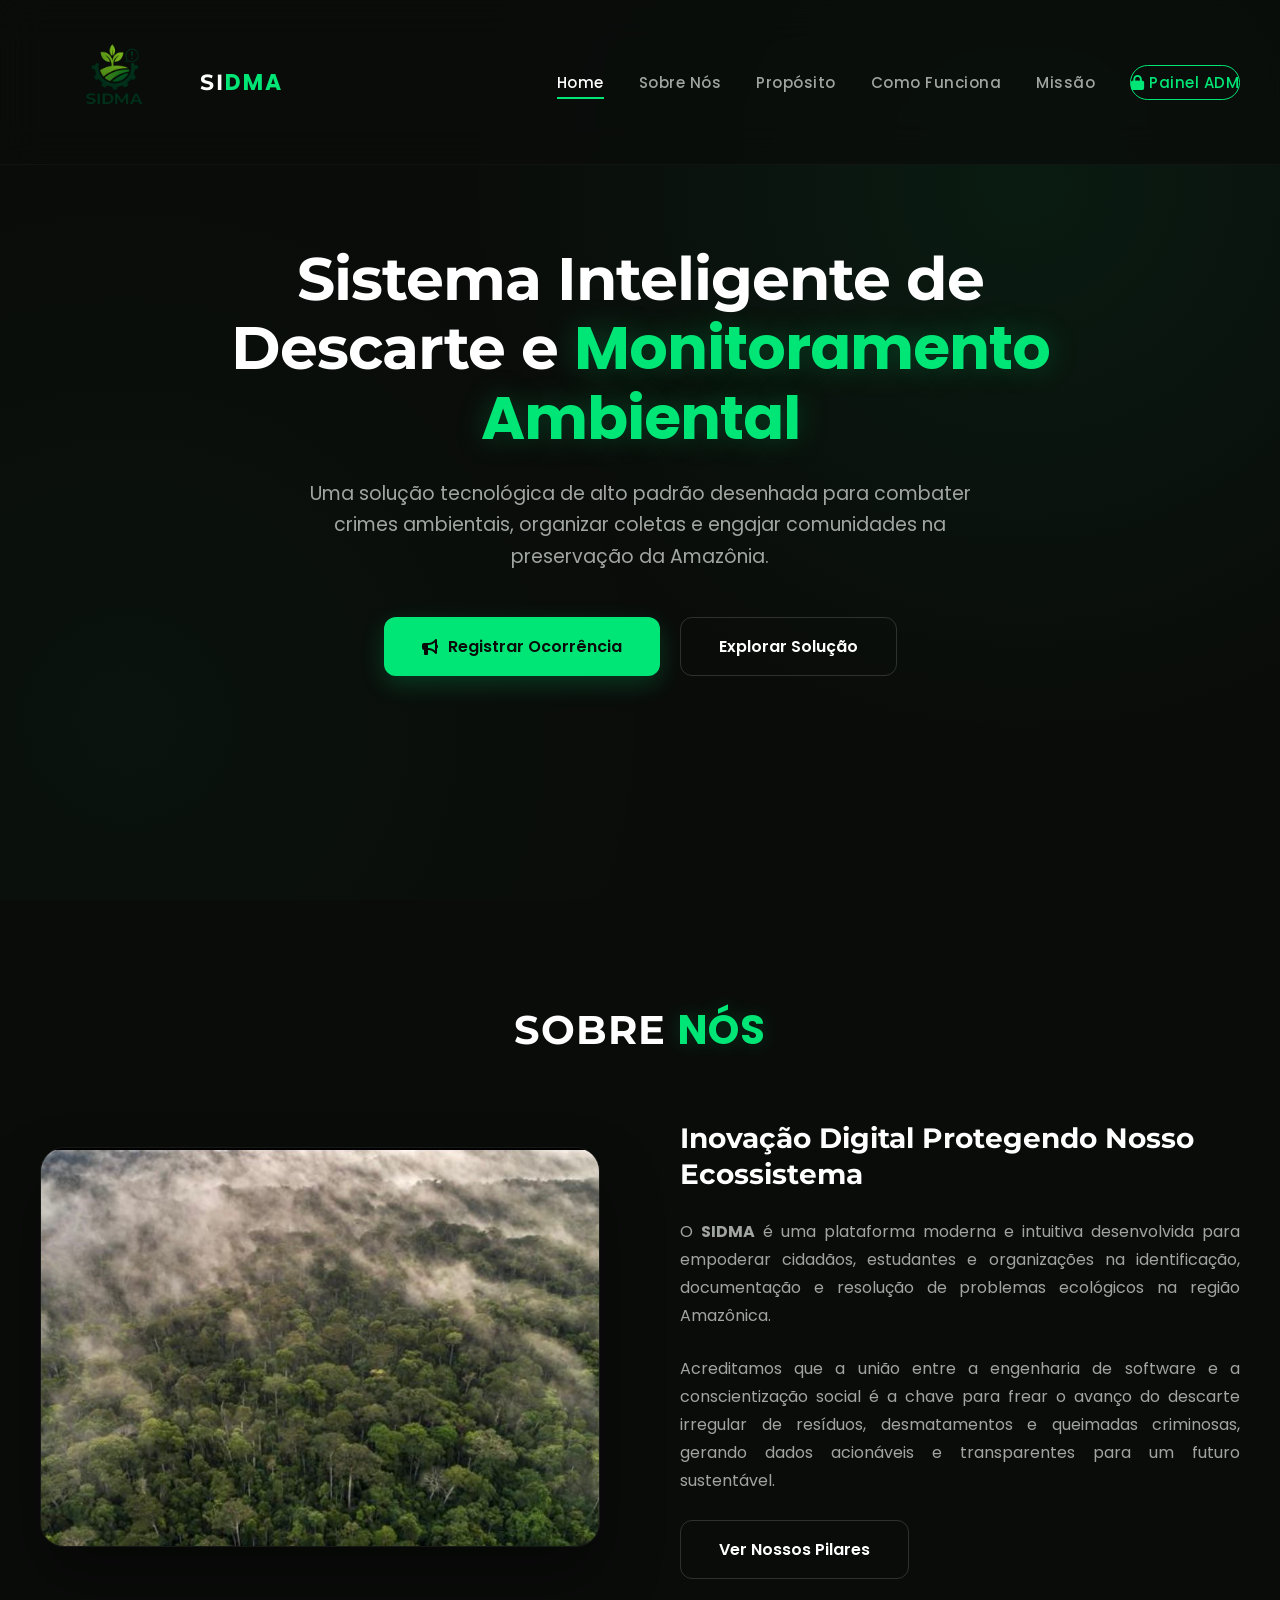
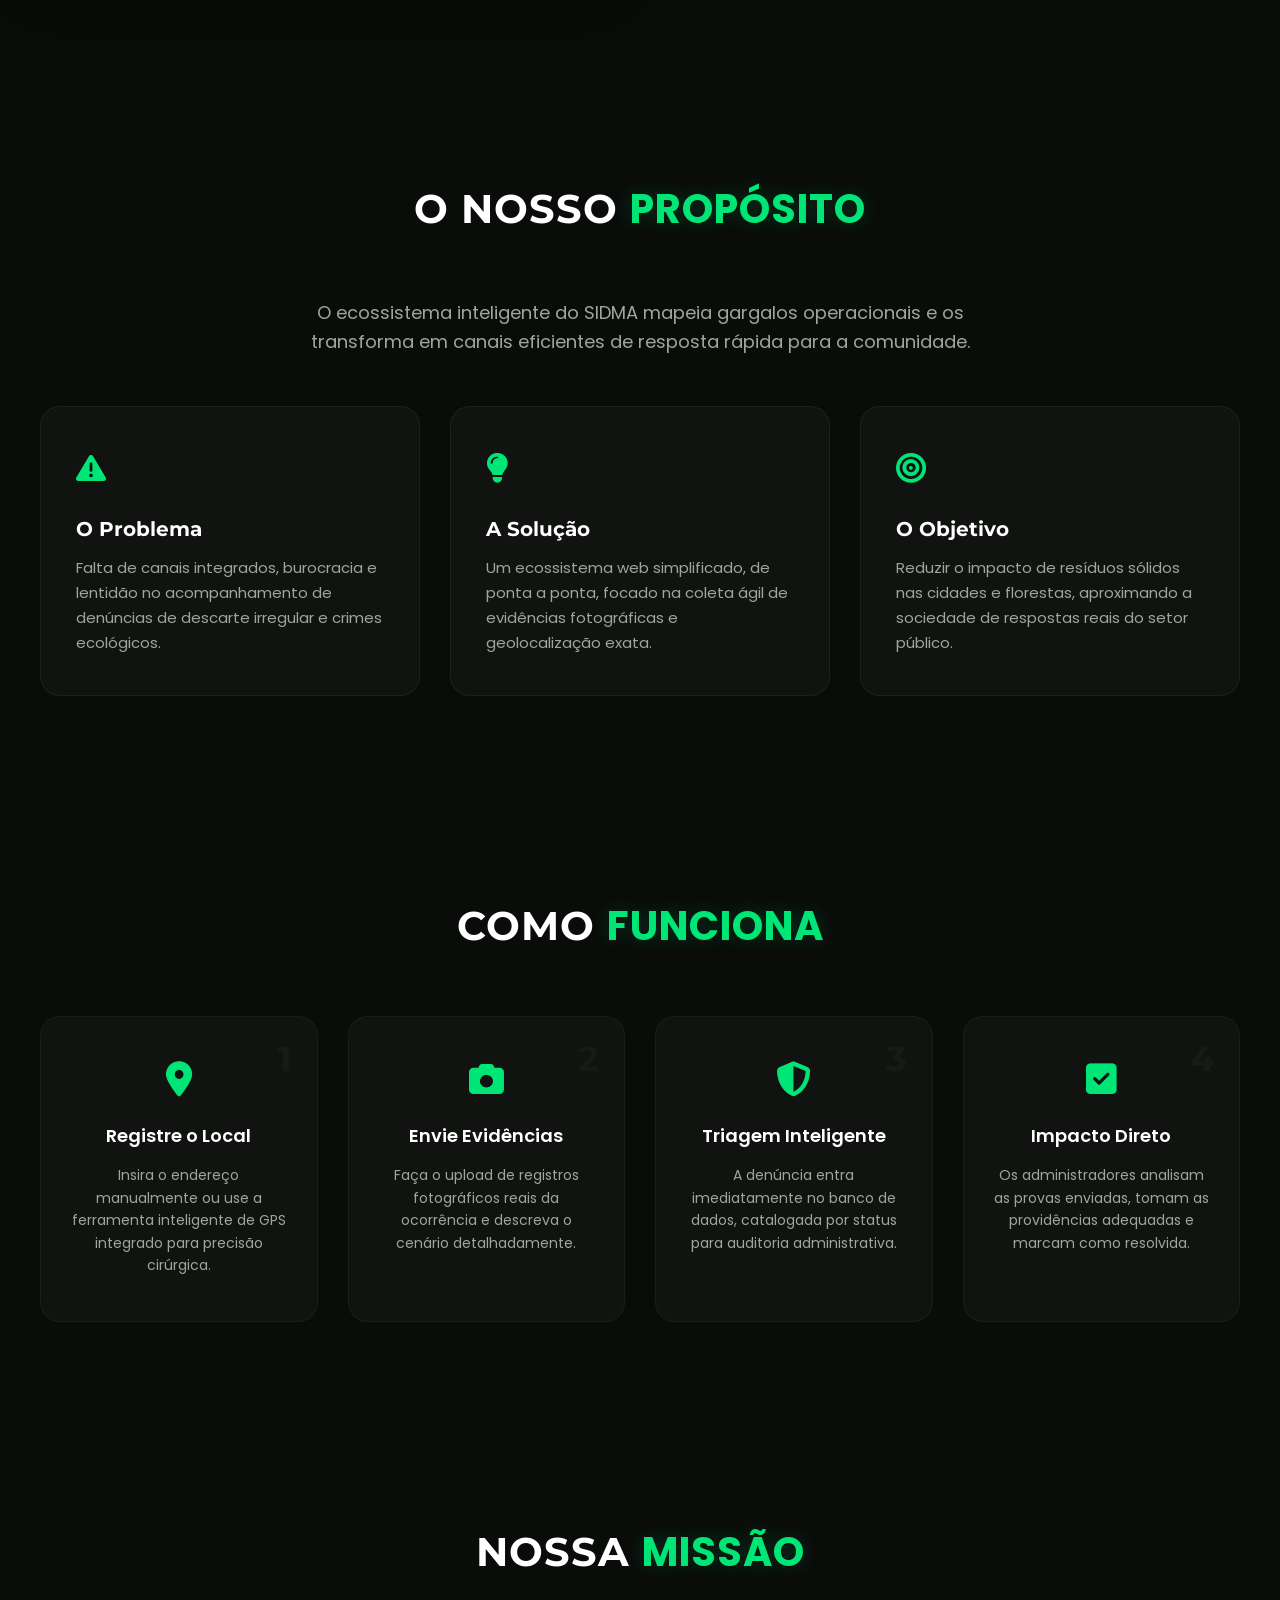
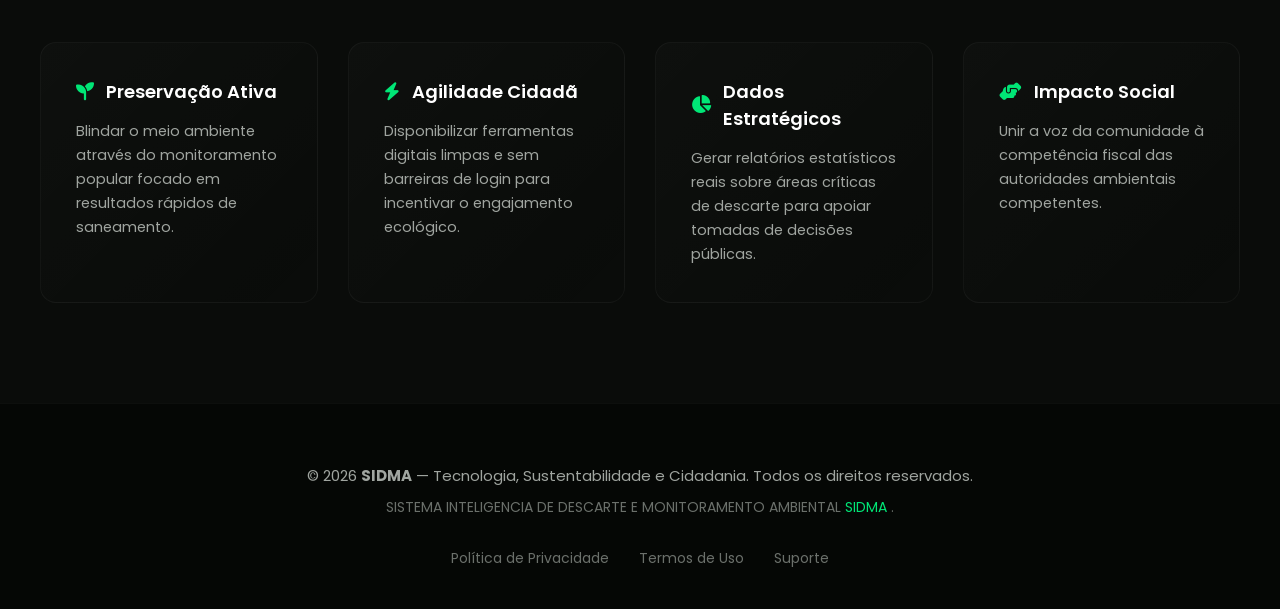
<file: index.html>
<!DOCTYPE html>
<html lang="pt-br">

<head>
    <meta charset="UTF-8">
    <meta name="viewport" content="width=device-width, initial-scale=1.0">
    <title>SIDMA — Inteligência e Monitoramento Ambiental</title>
    <link rel="stylesheet" href="css/style.css">

    <link rel="preconnect" href="https://fonts.googleapis.com">
    <link rel="preconnect" href="https://fonts.gstatic.com" crossorigin>
    <link
        href="https://fonts.googleapis.com/css2?family=Montserrat:wght@500;700&family=Poppins:wght@300;400;500;600&display=swap"
        rel="stylesheet">

    <link rel="stylesheet" href="https://cdnjs.cloudflare.com/ajax/libs/font-awesome/6.5.0/css/all.min.css">
</head>

<body>

    <header class="header">
        <div class="header-container">
            <a href="#home" class="logo">
                <img src="imagens/LOGOSidma.png" alt="SIDMA" onerror="this.style.display='none'">
                <span class="logo-text">SI<span class="green-neon">DMA</span></span>
            </a>
            <nav class="navbar">
                <a href="#home" class="active">Home</a>
                <a href="#about">Sobre Nós</a>
                <a href="#info">Propósito</a>
                <a href="#how">Como Funciona</a>
                <a href="#mission">Missão</a>
                <a href="login.html" class="nav-btn"><i class="fas fa-lock"></i> Painel ADM</a>
            </nav>
        </div>
    </header>

    <section class="hero" id="home">
        <div class="hero-content">
            <h1>Sistema Inteligente de Descarte e <span>Monitoramento Ambiental</span></h1>
            <p>Uma solução tecnológica de alto padrão desenhada para combater crimes ambientais, organizar coletas e
                engajar comunidades na preservação da Amazônia.</p>
            <div class="cta-group">
                <a href="denuncias.html" class="btn-main primary"><i class="fas fa-bullhorn"></i> Registrar
                    Ocorrência</a>
                <a href="#about" class="btn-main outline">Explorar Solução</a>
            </div>
        </div>
    </section>

    <section class="about" id="about">
        <h2 class="section-title">Sobre <span>Nós</span></h2>
        <div class="about-row">
            <div class="about-image fade-left">
                <img src="imagens/default-bg.jpg" alt="Monitoramento Tecnológico da Amazônia"
                    onerror="this.src='image/default-bg.jpg'">
            </div>
            <div class="about-text fade-right">
                <h3>Inovação Digital Protegendo Nosso Ecossistema</h3>
                <p>
                    O <strong>SIDMA</strong> é uma plataforma moderna e intuitiva desenvolvida para empoderar cidadãos,
                    estudantes e organizações na identificação, documentação e resolução de problemas ecológicos na
                    região Amazônica.
                </p>
                <p>
                    Acreditamos que a união entre a engenharia de software e a conscientização social é a chave para
                    frear o avanço do descarte irregular de resíduos, desmatamentos e queimadas criminosas, gerando
                    dados acionáveis e transparentes para um futuro sustentável.
                </p>
                <a href="#info" class="btn-main outline">Ver Nossos Pilares</a>
            </div>
        </div>
    </section>

    <section class="info" id="info">
        <h2 class="section-title">O Nosso <span>Propósito</span></h2>
        <div class="info-container">
            <div class="info-intro fade-up">
                <p>O ecossistema inteligente do SIDMA mapeia gargalos operacionais e os transforma em canais eficientes
                    de resposta rápida para a comunidade.</p>
            </div>
            <div class="info-cards">
                <div class="info-card fade-left">
                    <div class="card-icon"><i class="fas fa-exclamation-triangle"></i></div>
                    <h3>O Problema</h3>
                    <p>Falta de canais integrados, burocracia e lentidão no acompanhamento de denúncias de descarte
                        irregular e crimes ecológicos.</p>
                </div>
                <div class="info-card fade-up">
                    <div class="card-icon"><i class="fas fa-lightbulb"></i></div>
                    <h3>A Solução</h3>
                    <p>Um ecossistema web simplificado, de ponta a ponta, focado na coleta ágil de evidências
                        fotográficas e geolocalização exata.</p>
                </div>
                <div class="info-card fade-right">
                    <div class="card-icon"><i class="fas fa-bullseye"></i></div>
                    <h3>O Objetivo</h3>
                    <p>Reduzir o impacto de resíduos sólidos nas cidades e florestas, aproximando a sociedade de
                        respostas reais do setor público.</p>
                </div>
            </div>
        </div>
    </section>

    <section class="how" id="how">
        <h2 class="section-title">Como <span>Funciona</span></h2>
        <div class="how-container">
            <div class="how-box fade-up">
                <div class="how-number">1</div>
                <i class="fas fa-map-marker-alt"></i>
                <h3>Registre o Local</h3>
                <p>Insira o endereço manualmente ou use a ferramenta inteligente de GPS integrado para precisão
                    cirúrgica.</p>
            </div>
            <div class="how-box fade-up" style="animation-delay: 0.1s;">
                <div class="how-number">2</div>
                <i class="fas fa-camera"></i>
                <h3>Envie Evidências</h3>
                <p>Faça o upload de registros fotográficos reais da ocorrência e descreva o cenário detalhadamente.</p>
            </div>
            <div class="how-box fade-up" style="animation-delay: 0.2s;">
                <div class="how-number">3</div>
                <i class="fas fa-shield-halved"></i>
                <h3>Triagem Inteligente</h3>
                <p>A denúncia entra imediatamente no banco de dados, catalogada por status para auditoria
                    administrativa.</p>
            </div>
            <div class="how-box fade-up" style="animation-delay: 0.3s;">
                <div class="how-number">4</div>
                <i class="fas fa-square-check"></i>
                <h3>Impacto Direto</h3>
                <p>Os administradores analisam as provas enviadas, tomam as providências adequadas e marcam como
                    resolvida.</p>
            </div>
        </div>
    </section>

    <section class="mission" id="mission">
        <h2 class="section-title">Nossa <span>Missão</span></h2>
        <div class="mission-container">
            <div class="mission-box fade-left">
                <h3><i class="fas fa-seedling"></i> Preservação Ativa</h3>
                <p>Blindar o meio ambiente através do monitoramento popular focado em resultados rápidos de saneamento.
                </p>
            </div>
            <div class="mission-box fade-right">
                <h3><i class="fas fa-bolt"></i> Agilidade Cidadã</h3>
                <p>Disponibilizar ferramentas digitais limpas e sem barreiras de login para incentivar o engajamento
                    ecológico.</p>
            </div>
            <div class="mission-box fade-left">
                <h3><i class="fas fa-chart-pie"></i> Dados Estratégicos</h3>
                <p>Gerar relatórios estatísticos reais sobre áreas críticas de descarte para apoiar tomadas de decisões
                    públicas.</p>
            </div>
            <div class="mission-box fade-right">
                <h3><i class="fas fa-handshake-angle"></i> Impacto Social</h3>
                <p>Unir a voz da comunidade à competência fiscal das autoridades ambientais competentes.</p>
            </div>
        </div>
    </section>

    <footer class="footer">
        <div class="footer-content">
            <p>&copy; 2026 <strong>SIDMA</strong> — Tecnologia, Sustentabilidade e Cidadania. Todos os direitos
                reservados.</p>
            <p class="credits">SISTEMA INTELIGENCIA DE DESCARTE E MONITORAMENTO AMBIENTAL<span class="green-neon"> SIDMA </span>.</p>
            <div class="footer-links">
                <a href="#privacy">Política de Privacidade</a>
                <a href="#terms">Termos de Uso</a>
                <a href="#contact">Suporte</a>
            </div>
        </div>
    </footer>

    <div id="globalToast" class="toast">
        <i class="fas fa-circle-info" style="color: #00e676; font-size: 1.8rem;"></i>
        <span id="toastMessage"></span>
    </div>

    <script src="js/main.js"></script>
</body>

</html>
</file>
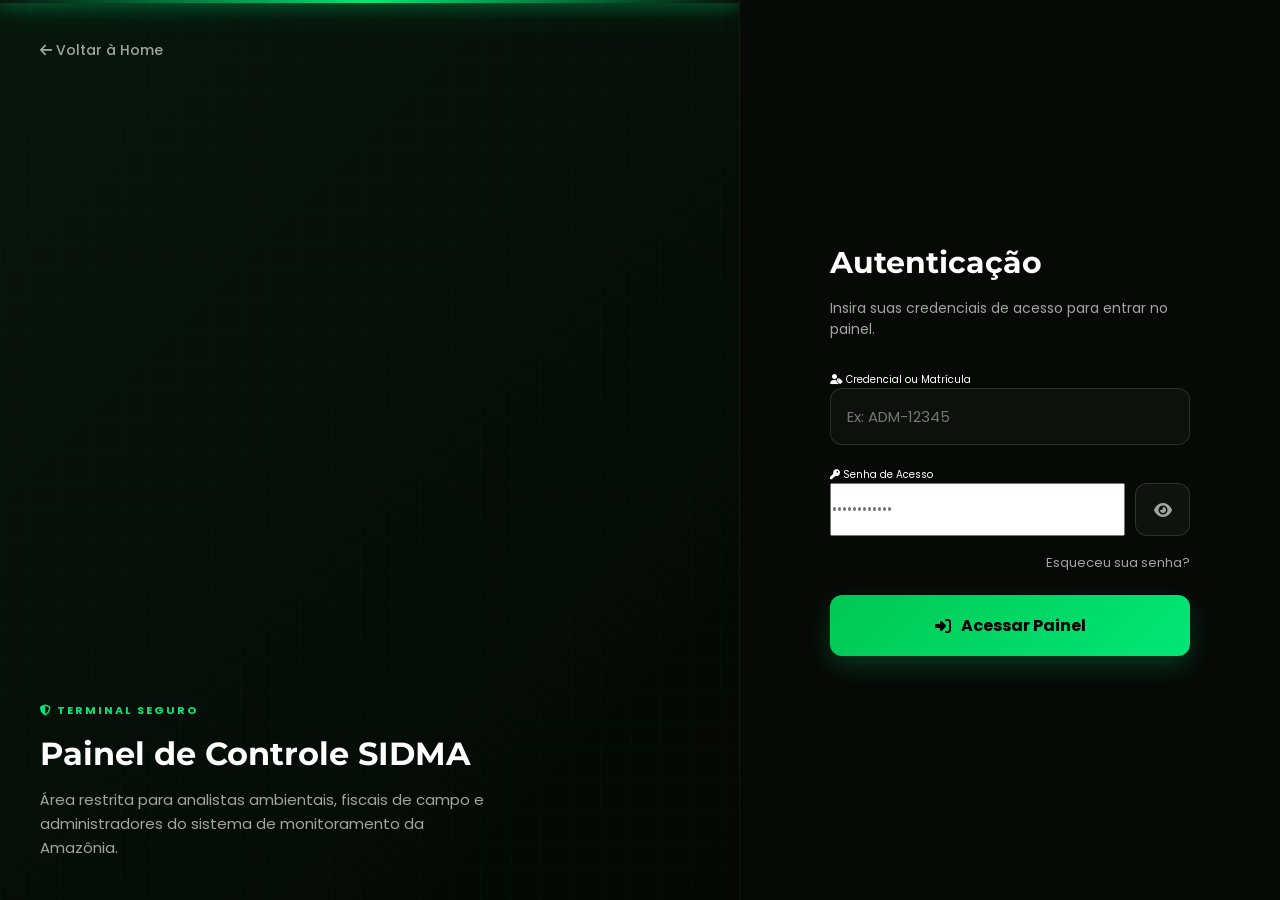
<file: login.html>
<!DOCTYPE html>
<html lang="pt-br">
<head>
    <meta charset="UTF-8">
    <meta name="viewport" content="width=device-width, initial-scale=1.0">
    <title>SIDMA — Acesso Administrativo</title>
    <link rel="stylesheet" href="css/style.css">
    
    <link rel="preconnect" href="https://fonts.googleapis.com">
    <link rel="preconnect" href="https://fonts.gstatic.com" crossorigin>
    <link href="https://fonts.googleapis.com/css2?family=Montserrat:wght@600;700&family=Poppins:wght@300;400;500;600&display=swap" rel="stylesheet">
    
    <link rel="stylesheet" href="https://cdnjs.cloudflare.com/ajax/libs/font-awesome/6.5.0/css/all.min.css">
</head>
<body class="auth-body">

    <div class="split-container">
        
        <div class="visual-panel">
            <div class="overlay-grid"></div>
            
            <div class="security-scanner"></div>
            
            <div class="visual-content">
                <a href="index.html" class="back-home-btn"><i class="fas fa-arrow-left"></i> Voltar à Home</a>
                
                <div class="telemetry-box">
                    <span class="status-badge"><i class="fas fa-shield-halved"></i> TERMINAL SEGURO</span>
                    <h2>Painel de Controle SIDMA</h2>
                    <p>Área restrita para analistas ambientais, fiscais de campo e administradores do sistema de monitoramento da Amazônia.</p>
                </div>
            </div>
        </div>

        <div class="form-panel" style="justify-content: center; align-items: center;">
            <div class="login-wrapper-box">
                
                <form class="denuncia-form-core" id="formLoginAdm" autocomplete="off">
                    <div class="login-header-group">
                        <h2>Autenticação</h2>
                        <br><br>
                        <p class="form-subtitle">Insira suas credenciais de acesso para entrar no painel.</p>
                    </div>

                    <div class="input-group">
                        <label for="loginUser"><i class="fas fa-user-tag"></i> Credencial ou Matrícula</label>
                        <input type="text" id="loginUser" placeholder="Ex: ADM-12345" required>
                    </div>

                    <div class="input-group">
                        <label for="loginPassword"><i class="fas fa-key"></i> Senha de Acesso</label>
                        <div class="location-wrapper">
                            <input type="password" id="loginPassword" placeholder="••••••••••••" style="cursor: text;" required>
                            <button type="button" id="btnTogglePassword" title="Mostrar/Esconder senha">
                                <i class="fas fa-eye"></i>
                            </button>
                        </div>
                    </div>

                    <div class="login-meta">
                        <a href="#" class="forgot-link" id="btnEsqueciSenha">Esqueceu sua senha?</a>
                    </div>

                    <button type="submit" class="btn-submit-denuncia">
                        <i class="fas fa-right-to-bracket"></i> Acessar Painel
                    </button>
                </form>

            </div>
        </div>

    </div>

    <div id="globalToast" class="toast">
        <i class="fas fa-circle-info" style="color: #00e676; font-size: 1.8rem;"></i>
        <span id="toastMessage"></span>
    </div>

    <script src="js/main.js"></script>
</body>
</html>
</file>
<file: css/style.css>
/* ==========================================================================
   VARIABLES & SYSTEM CONFIG
   ========================================================================== */
:root {
    --bg-dark: #0a0c0a;
    --bg-card: rgba(255, 255, 255, 0.03);
    --bg-card-hover: rgba(255, 255, 255, 0.06);
    --border-glow: rgba(0, 230, 118, 0.15);
    --primary-neon: #00e676;
    --primary-hover: #00b359;
    --text-white: #ffffff;
    --text-gray: #a0a5a0;
    --text-muted: #6b706b;
}

* {
    margin: 0;
    padding: 0;
    box-sizing: border-box;
    font-family: 'Poppins', sans-serif;
    text-decoration: none;
    list-style: none;
    transition: all 0.4s cubic-bezier(0.16, 1, 0.3, 1);
}

html {
    scroll-behavior: smooth;
    font-size: 62.5%; /* 1rem = 10px */
}

body {
    background-color: var(--bg-dark);
    color: var(--text-white);
    overflow-x: hidden;
}

/* Reusable Section Headers */
section {
    padding: 10rem 4rem;
    max-width: 1300px;
    margin: 0 auto;
}

.section-title {
    font-family: 'Montserrat', sans-serif;
    font-size: 4rem;
    font-weight: 700;
    text-align: center;
    margin-bottom: 6rem;
    letter-spacing: 0.1rem;
    text-transform: uppercase;
}

.section-title span {
    color: var(--primary-neon);
    text-shadow: 0 0 20px rgba(0, 230, 118, 0.2);
}

/* ==========================================================================
   HEADER & NAVIGATION
   ========================================================================== */
.header {
    position: fixed;
    top: 0;
    left: 0;
    width: 100%;
    z-index: 1000;
    backdrop-filter: blur(20px);
    -webkit-backdrop-filter: blur(20px);
    border-bottom: 1px solid rgba(255, 255, 255, 0.03);
    background: rgba(10, 12, 10, 0.75);
    transition: all 0.4s cubic-bezier(0.16, 1, 0.3, 1);
}

.header-container {
    max-width: 1300px;
    margin: 0 auto;
    padding: 3.2rem 4rem; 
    display: flex;
    align-items: center;
    justify-content: space-between;
    transition: all 0.4s cubic-bezier(0.16, 1, 0.3, 1);
}

.logo {
    display: flex;
    align-items: center;
    gap: 1rem;
}

.logo img {
    height: 10rem;
    width: auto;
}

.logo-text {
    font-family: 'Montserrat', sans-serif;
    font-size: 2.2rem;
    color: var(--text-white);
    font-weight: 700;
    letter-spacing: 2px;
}

.green-neon {
    color: var(--primary-neon);
}

.navbar {
    display: flex;
    align-items: center;
    gap: 3.5rem;
}

.navbar a {
    color: var(--text-gray);
    font-size: 1.5rem;
    font-weight: 500;
    letter-spacing: 0.05rem;
    position: relative;
    padding: 0.5rem 0;
    transition: color 0.3s ease; /* Transição suave adicionada para o hover */
}

.navbar a:hover, .navbar a.active {
    color: var(--text-white);
}

.navbar a::after {
    content: '';
    position: absolute;
    bottom: 0;
    left: 0;
    width: 0;
    height: 2px;
    background-color: var(--primary-neon);
    transition: width 0.3s cubic-bezier(0.16, 1, 0.3, 1); /* Animação da linha mais fluida */
}

.navbar a:hover::after, .navbar a.active::after {
    width: 100%;
}

.nav-btn {
    background: transparent;
    border: 1px solid var(--primary-neon);
    padding: 0.8rem 2.2rem;
    border-radius: 50px;
    color: var(--primary-neon) !important;
    transition: all 0.3s cubic-bezier(0.16, 1, 0.3, 1); /* Transição para o botão inteiro */
}

.nav-btn:hover {
    background: var(--primary-neon);
    color: var(--bg-dark) !important;
    box-shadow: 0 0 20px rgba(0, 230, 118, 0.4);
    transform: translateY(-2px);
}

.nav-btn::after {
    display: none !important;
}

/* ==========================================================================
   BLINDAGEM DA ÁREA DE UPLOAD E PREVIEW (CORREÇÃO DE LAYOUT)
   ========================================================================== */
.file-upload {
    width: 100%;
    min-height: 100px; /* Garante tamanho mínimo estável */
    padding: 2rem;
    border-radius: 12px;
    border: 2px dashed rgba(0, 230, 118, 0.25);
    background: rgba(255, 255, 255, 0.02);
    text-align: center;
    cursor: pointer;
    color: var(--primary-neon);
    font-size: 1.4rem;
    font-weight: 500;
    
    /* Força os elementos internos a ficarem empilhados no centro sem vazar */
    display: flex;
    flex-direction: column;
    align-items: center;
    justify-content: center;
    gap: 1.2rem;
    box-sizing: border-box;
    transition: all 0.3s ease;
}

.file-upload:hover {
    border-color: var(--primary-neon);
    background: rgba(0, 230, 118, 0.04);
}

.icon-upload {
    font-size: 2.4rem;
    display: inline-block;
}

/* Preview Box Avançada: Esconde a caixa e evita que o ícone de imagem quebrada apareça */
.image-preview-box {
    width: 100%;
    height: 180px;
    border-radius: 12px;
    overflow: hidden;
    margin-top: 1.5rem;
    border: 1px solid rgba(255, 255, 255, 0.1);
    box-sizing: border-box;
}

.image-preview-box img {
    width: 100%;
    height: 100%;
    object-fit: cover; /* Faz a foto se adaptar ao container sem distorcer */
}

/* Classe utilitária crucial: Força o sumiço completo dos dados dinâmicos quando vazios */
.hidden {
    display: none !important;
}

/* ==========================================================================
   HERO SECTION
   ========================================================================== */
.hero {
    min-height: 100vh;
    display: flex;
    align-items: center;
    justify-content: center;
    padding-top: 12rem;
    background: radial-gradient(circle at 80% 20%, rgba(0, 230, 118, 0.07), transparent 45%),
                radial-gradient(circle at 10% 80%, rgba(0, 230, 118, 0.03), transparent 40%);
}

.hero-content {
    max-width: 950px;
    text-align: center;
}

.hero-content h1 {
    font-family: 'Montserrat', sans-serif;
    font-size: 6rem;
    font-weight: 700;
    line-height: 1.15;
    letter-spacing: -0.1rem;
    margin-bottom: 2.5rem;
}

.hero-content h1 span {
    color: var(--primary-neon);
    text-shadow: 0 0 30px rgba(0, 230, 118, 0.25);
}

.hero-content p {
    font-size: 1.9rem;
    color: var(--text-gray);
    max-width: 700px;
    margin: 0 auto 4.5rem;
    line-height: 1.65;
}

/* BUTTONS */
.cta-group {
    display: flex;
    justify-content: center;
    gap: 2rem;
}

.btn-main {
    font-size: 1.6rem;
    font-weight: 600;
    padding: 1.6rem 3.8rem;
    border-radius: 12px;
    cursor: pointer;
    display: inline-flex;
    align-items: center;
    gap: 1rem;
}

.btn-main.primary {
    background: var(--primary-neon);
    color: var(--bg-dark);
    box-shadow: 0 8px 25px rgba(0, 230, 118, 0.2);
}

.btn-main.primary:hover {
    transform: translateY(-3px);
    background: var(--primary-hover);
    box-shadow: 0 12px 30px rgba(0, 230, 118, 0.35);
}

.btn-main.outline {
    background: transparent;
    border: 1px solid rgba(255, 255, 255, 0.15);
    color: var(--text-white);
}

.btn-main.outline:hover {
    border-color: var(--primary-neon);
    color: var(--primary-neon);
    background: rgba(0, 230, 118, 0.02);
    transform: translateY(-3px);
}

/* ==========================================================================
   ABOUT SECTION
   ========================================================================== */
.about-row {
    display: flex;
    align-items: center;
    gap: 8rem;
}

.about-image {
    flex: 1;
}

.about-image img {
    width: 100%;
    height: 40rem;
    border-radius: 24px;
    object-fit: cover;
    border: 1px solid rgba(255, 255, 255, 0.05);
    box-shadow: 0 30px 60px rgba(0,0,0,0.4);
}

.about-text {
    flex: 1;
}

.about-text h3 {
    font-family: 'Montserrat', sans-serif;
    font-size: 2.8rem;
    font-weight: 700;
    margin-bottom: 2.5rem;
    line-height: 1.3;
}

.about-text p {
    font-size: 1.6rem;
    color: var(--text-gray);
    line-height: 1.75;
    margin-bottom: 2.5rem;
    text-align: justify;
}

/* ==========================================================================
   PROPÓSITO (INFO CARDS)
   ========================================================================== */
.info-intro {
    text-align: center;
    max-width: 750px;
    margin: 0 auto 5rem;
}

.info-intro p {
    font-size: 1.8rem;
    color: var(--text-gray);
    line-height: 1.6;
}

.info-cards {
    display: grid;
    grid-template-columns: repeat(auto-fit, minmax(30rem, 1fr));
    gap: 3rem;
}

.info-card {
    background: var(--bg-card);
    border: 1px solid rgba(255, 255, 255, 0.05);
    border-radius: 20px;
    padding: 4rem 3.5rem;
    text-align: left;
}

.info-card:hover {
    transform: translateY(-8px);
    border-color: rgba(0, 230, 118, 0.3);
    background: var(--bg-card-hover);
    box-shadow: 0 20px 40px rgba(0,0,0,0.3);
}

.card-icon {
    font-size: 3rem;
    color: var(--primary-neon);
    margin-bottom: 2.5rem;
}

.info-card h3 {
    font-family: 'Montserrat', sans-serif;
    font-size: 2rem;
    font-weight: 700;
    margin-bottom: 1.5rem;
}

.info-card p {
    font-size: 1.5rem;
    color: var(--text-gray);
    line-height: 1.65;
}

/* ==========================================================================
   HOW IT WORKS (PASSO A PASSO)
   ========================================================================== */
.how-container {
    display: grid;
    grid-template-columns: repeat(auto-fit, minmax(24rem, 1fr));
    gap: 3rem;
}

.how-box {
    background: var(--bg-card);
    border: 1px solid rgba(255, 255, 255, 0.04);
    border-radius: 20px;
    padding: 4.5rem 3rem;
    text-align: center;
    position: relative;
}

.how-box:hover {
    transform: translateY(-8px);
    border-color: rgba(0, 230, 118, 0.3);
    background: var(--bg-card-hover);
}

.how-number {
    position: absolute;
    top: 2rem;
    right: 2.5rem;
    font-family: 'Montserrat', sans-serif;
    font-size: 3.5rem;
    font-weight: 700;
    color: rgba(255, 255, 255, 0.03);
}

.how-box:hover .how-number {
    color: rgba(0, 230, 118, 0.08);
}

.how-box i {
    font-size: 3.5rem;
    color: var(--primary-neon);
    margin-bottom: 2.5rem;
}

.how-box h3 {
    font-size: 1.8rem;
    font-weight: 600;
    margin-bottom: 1.5rem;
}

.how-box p {
    font-size: 1.4rem;
    color: var(--text-gray);
    line-height: 1.6;
}

/* ==========================================================================
   MISSION SECTION
   ========================================================================== */
.mission-container {
    display: grid;
    grid-template-columns: repeat(auto-fit, minmax(26rem, 1fr));
    gap: 3rem;
}

.mission-box {
    background: linear-gradient(135deg, rgba(255,255,255,0.02), rgba(255,255,255,0.00));
    border: 1px solid rgba(255, 255, 255, 0.04);
    border-radius: 16px;
    padding: 3.5rem;
}

.mission-box h3 {
    font-size: 1.8rem;
    font-weight: 600;
    margin-bottom: 1.5rem;
    display: flex;
    align-items: center;
    gap: 1.2rem;
}

.mission-box h3 i {
    color: var(--primary-neon);
}

.mission-box p {
    font-size: 1.45rem;
    color: var(--text-gray);
    line-height: 1.65;
}

.mission-box:hover {
    border-color: rgba(0, 230, 118, 0.25);
    background: var(--bg-card-hover);
    transform: scale(1.02);
}

/* ==========================================================================
   FOOTER
   ========================================================================== */
.footer {
    background: #050705;
    border-top: 1px solid rgba(255, 255, 255, 0.03);
    padding: 6rem 4rem 4rem;
    text-align: center;
}

.footer-content {
    max-width: 1300px;
    margin: 0 auto;
}

.footer-content p {
    font-size: 1.5rem;
    color: var(--text-gray);
    margin-bottom: 1rem;
}

.footer-content .credits {
    font-size: 1.4rem;
    color: var(--text-muted);
    margin-bottom: 3rem;
}

.footer-links {
    display: flex;
    justify-content: center;
    gap: 3rem;
}

.footer-links a {
    color: var(--text-muted);
    font-size: 1.4rem;
}

.footer-links a:hover {
    color: var(--primary-neon);
}

/* ==========================================================================
   TOAST NOTIFICATION FLUTUANTE
   ========================================================================== */
.toast {
    position: fixed;
    bottom: 3rem;
    right: 3rem;
    background: #111411;
    border-left: 4px solid var(--primary-neon);
    padding: 1.6rem 2.4rem;
    border-radius: 8px;
    box-shadow: 0 15px 40px rgba(0,0,0,0.6);
    z-index: 10000;
    display: flex;
    align-items: center;
    gap: 1.2rem;
    transform: translateY(10rem);
    opacity: 0;
    pointer-events: none;
}

.toast.show {
    transform: translateY(0);
    opacity: 1;
}

.toast span {
    font-size: 1.4rem;
    font-weight: 500;
}

/* ==========================================================================
   SISTEMA DE RESPONSIVIDADE (MEDIA QUERIES)
   ========================================================================== */

/* Tablets e Telas Médias (Max 1024px) */
@media (max-width: 1024px) {
    html {
        font-size: 56.25%; /* Diminui proporcionalmente as fontes (1rem = 9px) */
    }

    .hero-content h1 {
        font-size: 5rem;
    }

    .about-row {
        gap: 4rem;
    }
    
    .about-image img {
        height: 35rem;
    }
}

/* Celulares e Dispositivos Móveis (Max 768px) */
@media (max-width: 768px) {
    section {
        padding: 8rem 2.5rem;
    }

    .section-title {
        font-size: 3.2rem;
        margin-bottom: 4.5rem;
    }

    /* Esconde links secundários do menu no mobile e foca nas ações */
    .navbar a:not(.nav-btn) {
        display: none;
    }

    .header-container {
        padding: 1.5rem 2.5rem;
    }

    .hero {
        padding: 0 2.5rem;
    }

    .hero-content h1 {
        font-size: 3.8rem;
        line-height: 1.2;
    }

    .hero-content p {
        font-size: 1.6rem;
        margin-bottom: 3.5rem;
    }

    .cta-group {
        flex-direction: column;
        gap: 1.5rem;
        width: 100%;
        max-width: 32rem;
        margin: 0 auto;
    }

    .btn-main {
        width: 100%;
        justify-content: center;
        padding: 1.5rem 2rem;
    }

    /* Quebra o grid da seção Sobre Nós para coluna única */
    .about-row {
        flex-direction: column;
        gap: 4rem;
        text-align: center;
    }

    .about-image {
        width: 100%;
    }

    .about-image img {
        height: 28rem;
        border-radius: 16px;
    }

    .about-text p {
        text-align: center;
    }

    /* Ajuste de espaçamento nos cards de processos */
    .info-card, .how-box {
        padding: 3.5rem 2.5rem;
    }

    .footer-links {
        flex-direction: column;
        gap: 1.5rem;
    }
}

/* 
  == INTERFACE DENUNCIAS.HTML & GOOGLE MAPS!!! CUIDADO AQ RAPAZ 
    */
.auth-body {
    margin: 0;
    padding: 0;
    background-color: #050705;
}

.split-container {
    display: flex;
    min-height: 100vh;
    width: 100vw;
    overflow: hidden;
}

/* PAINEL VISUAL ESQUERDO */
.visual-panel {
    flex: 1.1;
    position: relative;
    background: linear-gradient(135deg, #07150c 0%, #050705 100%);
    display: flex;
    flex-direction: column;
    justify-content: space-between;
    padding: 4rem;
    overflow: hidden;
    border-right: 1px solid rgba(0, 230, 118, 0.05);
}

.overlay-grid {
    position: absolute;
    inset: 0;
    background-image: linear-gradient(rgba(0, 230, 118, 0.02) 1px, transparent 1px),
                      linear-gradient(90deg, rgba(0, 230, 118, 0.02) 1px, transparent 1px);
    background-size: 30px 30px;
    z-index: 1;
}

.radar-system {
    position: absolute;
    top: 50%;
    left: 50%;
    transform: translate(-50%, -50%);
    width: 450px;
    height: 450px;
    z-index: 2;
    pointer-events: none;
}

.radar-circle {
    position: absolute;
    inset: 0;
    border: 1px solid rgba(0, 230, 118, 0.05);
    border-radius: 50%;
    margin: auto;
}
.radar-circle.c1 { width: 100%; height: 100%; }
.radar-circle.c2 { width: 66%; height: 66%; }
.radar-circle.c3 { width: 33%; height: 33%; }

.radar-sweep {
    position: absolute;
    width: 50%;
    height: 50%;
    top: 0; left: 0;
    transform-origin: bottom right;
    background: linear-gradient(45deg, rgba(0, 230, 118, 0.12) 0%, transparent 80%);
    border-right: 1px solid rgba(0, 230, 118, 0.3);
    animation: radarScan 6s linear infinite;
}

.radar-ping {
    position: absolute;
    width: 8px;
    height: 8px;
    background-color: var(--primary-neon);
    border-radius: 50%;
    box-shadow: 0 0 15px var(--primary-neon);
    animation: pingGlow 2s ease-out infinite;
}

@keyframes radarScan {
    from { transform: rotate(0deg); }
    to { transform: rotate(360deg); }
}
@keyframes pingGlow {
    0% { transform: scale(0.8); opacity: 1; box-shadow: 0 0 0 0 rgba(0,230,118,0.5); }
    100% { transform: scale(2.5); opacity: 0; box-shadow: 0 0 0 10px transparent; }
}

.visual-content {
    position: relative;
    z-index: 3;
    display: flex;
    flex-direction: column;
    justify-content: space-between;
    height: 100%;
}

.back-home-btn {
    align-self: flex-start;
    font-size: 1.4rem;
    color: var(--text-gray);
    font-weight: 500;
}
.back-home-btn:hover { color: var(--primary-neon); }

.telemetry-box { max-width: 460px; margin-top: auto; }
.status-badge {
    font-size: 1.1rem;
    font-weight: 700;
    color: var(--primary-neon);
    letter-spacing: 2px;
    display: inline-block;
    margin-bottom: 1.5rem;
}
.telemetry-box h2 { font-family: 'Montserrat'; font-size: 3.2rem; margin-bottom: 1.5rem; }
.telemetry-box p { font-size: 1.5rem; color: var(--text-gray); line-height: 1.6; }

/* PAINEL DO FORMULÁRIO DIREITO */
.form-panel {
    flex: 0.9;
    background-color: rgba(10, 12, 10, 0.5);
    backdrop-filter: blur(20px);
    display: flex;
    flex-direction: column;
}

.denuncia-scroll-box {
    padding: 6rem;
    overflow-y: auto;
    height: 100vh;
    width: 100%;
}

.denuncia-scroll-box::-webkit-scrollbar {
    width: 6px;
}
.denuncia-scroll-box::-webkit-scrollbar-thumb {
    background: rgba(255, 255, 255, 0.05);
    border-radius: 10px;
}

.denuncia-form-core {
    max-width: 480px;
    margin: 0 auto;
    display: flex;
    flex-direction: column;
    gap: 2.2rem;
}

.denuncia-form-core h2 { font-family: 'Montserrat'; font-size: 3rem; }
.form-subtitle { color: var(--text-gray); font-size: 1.4rem; margin-top: -1.5rem; }

.privacy-selector {
    display: flex;
    gap: 1.5rem;
    width: 100%;
    margin-top: 0.5rem;
}

.privacy-option {
    flex: 1;
    background: rgba(255,255,255,0.03);
    border: 1px solid rgba(255,255,255,0.08);
    padding: 1.5rem;
    border-radius: 12px;
    text-align: center;
    cursor: pointer;
    font-size: 1.5rem;
    font-weight: 500;
    color: var(--text-gray);
    display: flex;
    align-items: center;
    justify-content: center;
    gap: 1rem;
}

.privacy-option.active {
    background: rgba(0, 230, 118, 0.06);
    border-color: var(--primary-neon);
    color: var(--primary-neon);
}

.denuncia-form-core input[type="text"],
.denuncia-form-core textarea {
    width: 100%;
    padding: 1.6rem;
    border-radius: 12px;
    border: 1px solid rgba(255, 255, 255, 0.12);
    background: rgba(255, 255, 255, 0.03);
    color: white;
    font-size: 1.5rem;
    outline: none;
}

.denuncia-form-core input:focus,
.denuncia-form-core textarea:focus {
    border-color: var(--primary-neon);
    box-shadow: 0 0 15px rgba(0, 230, 118, 0.15);
}

.hidden-fields {
    border-left: 2px solid var(--primary-neon);
    padding-left: 1.5rem;
    display: flex;
    flex-direction: column;
    gap: 1.5rem;
}

.location-wrapper {
    display: flex;
    gap: 1rem;
}
.location-wrapper input { flex: 1; cursor: pointer; }

#btnGpsSmart {
    height: 53px;
    width: 55px;
    min-width: 55px;
    border-radius: 12px;
    background: rgba(255, 255, 255, 0.04);
    border: 1px solid rgba(255, 255, 255, 0.12);
    color: var(--primary-neon);
    font-size: 1.8rem;
    cursor: pointer;
    display: flex;
    align-items: center;
    justify-content: center;
}
#btnGpsSmart:hover {
    background: rgba(0, 230, 118, 0.12);
    border-color: var(--primary-neon);
}

.file-upload {
    width: 100%;
    padding: 2.2rem;
    border-radius: 12px;
    border: 2px dashed rgba(0, 230, 118, 0.3);
    background: rgba(255, 255, 255, 0.01);
    text-align: center;
    cursor: pointer;
    color: var(--primary-neon);
    font-size: 1.4rem;
    font-weight: 500;
    display: flex;
    flex-direction: column;
    align-items: center;
    gap: 1rem;
}

.image-preview-box {
    width: 100%;
    max-height: 160px;
    border-radius: 12px;
    overflow: hidden;
    margin-top: 1rem;
    border: 1px solid rgba(255, 255, 255, 0.1);
}
.image-preview-box img { width: 100%; height: 100%; object-fit: cover; }

.btn-submit-denuncia {
    width: 100%;
    padding: 1.8rem;
    border-radius: 12px;
    background: linear-gradient(135deg, #00c853, #00e676);
    color: #000;
    font-size: 1.6rem;
    font-weight: 700;
    cursor: pointer;
    border: none;
    display: flex;
    align-items: center;
    justify-content: center;
    gap: 1rem;
    box-shadow: 0 10px 25px rgba(0, 230, 118, 0.2);
}

/* MODAL DO GOOGLE MAPS LAYER OVERLAY */
.modal-maps-overlay {
    position: fixed;
    inset: 0;
    background: rgba(0, 0, 0, 0.85);
    backdrop-filter: blur(10px);
    z-index: 5000;
    display: flex;
    align-items: center;
    justify-content: center;
    padding: 2rem;
}

.modal-maps-card {
    background: #0f120f;
    border: 1px solid rgba(255, 255, 255, 0.08);
    width: 100%;
    max-width: 750px;
    border-radius: 20px;
    padding: 3rem;
    display: flex;
    flex-direction: column;
    gap: 2rem;
    box-shadow: 0 30px 60px rgba(0,0,0,0.8);
}

.modal-maps-header {
    display: flex;
    justify-content: space-between;
    align-items: center;
}
.modal-maps-header h3 { font-family: 'Montserrat'; font-size: 2rem; color: white; }
#btnCloseMaps { background: transparent; border: none; color: var(--text-gray); font-size: 2rem; cursor: pointer; }
#btnCloseMaps:hover { color: #ff5252; }

.modal-maps-instruction { font-size: 1.4rem; color: var(--text-gray); line-height: 1.5; }

/* Viewport real do Mapa */
#googleMapContainer {
    width: 100%;
    height: 380px;
    border-radius: 12px;
    background: #151915;
    border: 1px solid rgba(255, 255, 255, 0.05);
}

.modal-maps-controls {
    display: flex;
    align-items: center;
    justify-content: space-between;
    gap: 3rem;
}

.range-control { display: flex; flex-direction: column; gap: 0.5rem; flex: 1; }
.range-control label { font-size: 1.4rem; font-weight: 500; color: white; }
.range-control label span { color: var(--primary-neon); font-weight: 700; }

/* Customização do Slider de Raio */
#radiusSlider {
    -webkit-appearance: none;
    width: 100%;
    height: 6px;
    border-radius: 5px;
    background: rgba(255,255,255,0.1);
    outline: none;
}
#radiusSlider::-webkit-slider-thumb {
    -webkit-appearance: none;
    width: 18px;
    height: 18px;
    border-radius: 50%;
    background: var(--primary-neon);
    cursor: pointer;
    box-shadow: 0 0 10px var(--primary-neon);
}

#btnConfirmarLocal {
    background: var(--primary-neon);
    color: var(--bg-dark);
    font-size: 1.5rem;
    font-weight: 600;
    padding: 1.4rem 3rem;
    border-radius: 10px;
    border: none;
    cursor: pointer;
}
#btnConfirmarLocal:hover { background: var(--primary-hover); transform: translateY(-2px); }

/* SYSTEM UTILITIES */
.hidden { display: none !important; }

/* MEDIA QUERIES - RESPONSIVIDADE COMPLETA */
@media (max-width: 1024px) {
    .modal-maps-card { max-width: 650px; padding: 2.5rem; }
    #googleMapContainer { height: 320px; }
}

@media (max-width: 900px) {
    .split-container { flex-direction: column; overflow-y: auto; }
    .visual-panel { display: none; } /* Oculta o radar para priorizar o formulário no mobile */
    .form-panel { flex: 1; min-height: 100vh; width: 100vw; }
    .denuncia-scroll-box { padding: 5rem 3rem; height: auto; }
    .denuncia-form-core { max-width: 100%; }
}

@media (max-width: 600px) {
    .denuncia-scroll-box { padding: 4rem 2rem; }
    .privacy-selector { flex-direction: column; gap: 1rem; }
    .modal-maps-controls { flex-direction: column; gap: 2rem; align-items: tr变形; }
    #btnConfirmarLocal { width: 100%; text-align: center; }
    .modal-maps-card { padding: 2rem; }
    #googleMapContainer { height: 260px; }
}

/* ==========================================================================
   INTERFACES COMPLEMENTARES - LOGIN ADM
   ========================================================================== */
.login-wrapper-box {
    width: 100%;
    max-width: 400px;
    padding: 2rem;
}

.login-header-group {
    margin-bottom: 1rem;
}

/* Linha Laser Horizontal de Varredura de Segurança */
.security-scanner {
    position: absolute;
    top: 0;
    left: 0;
    width: 100%;
    height: 3px;
    background: linear-gradient(90deg, transparent, var(--primary-neon), transparent);
    box-shadow: 0 0 15px var(--primary-neon), 0 0 30px var(--primary-neon);
    z-index: 2;
    animation: laserScanVertical 4s linear infinite;
    pointer-events: none;
}

@keyframes laserScanVertical {
    0% { top: 0%; opacity: 0; }
    5% { opacity: 1; }
    95% { opacity: 1; }
    100% { top: 100%; opacity: 0; }
}

/* Links adicionais do Login */
.login-meta {
    display: flex;
    justify-content: flex-end;
    margin-top: -0.5rem;
}

.forgot-link {
    font-size: 1.3rem;
    color: var(--text-gray);
    text-decoration: none;
    transition: color 0.2s ease;
}
.forgot-link:hover {
    color: var(--primary-neon);
}

/* Forçar reset de tipo password para não quebrar largura com o botão olho */
#btnTogglePassword {
    height: 53px;
    width: 55px;
    min-width: 55px;
    border-radius: 12px;
    background: rgba(255, 255, 255, 0.04);
    border: 1px solid rgba(255, 255, 255, 0.12);
    color: var(--text-gray);
    font-size: 1.6rem;
    cursor: pointer;
    display: flex;
    align-items: center;
    justify-content: center;
}
#btnTogglePassword:hover {
    color: var(--primary-neon);
    border-color: var(--primary-neon);
    background: rgba(0, 230, 118, 0.04);
}
</file>
